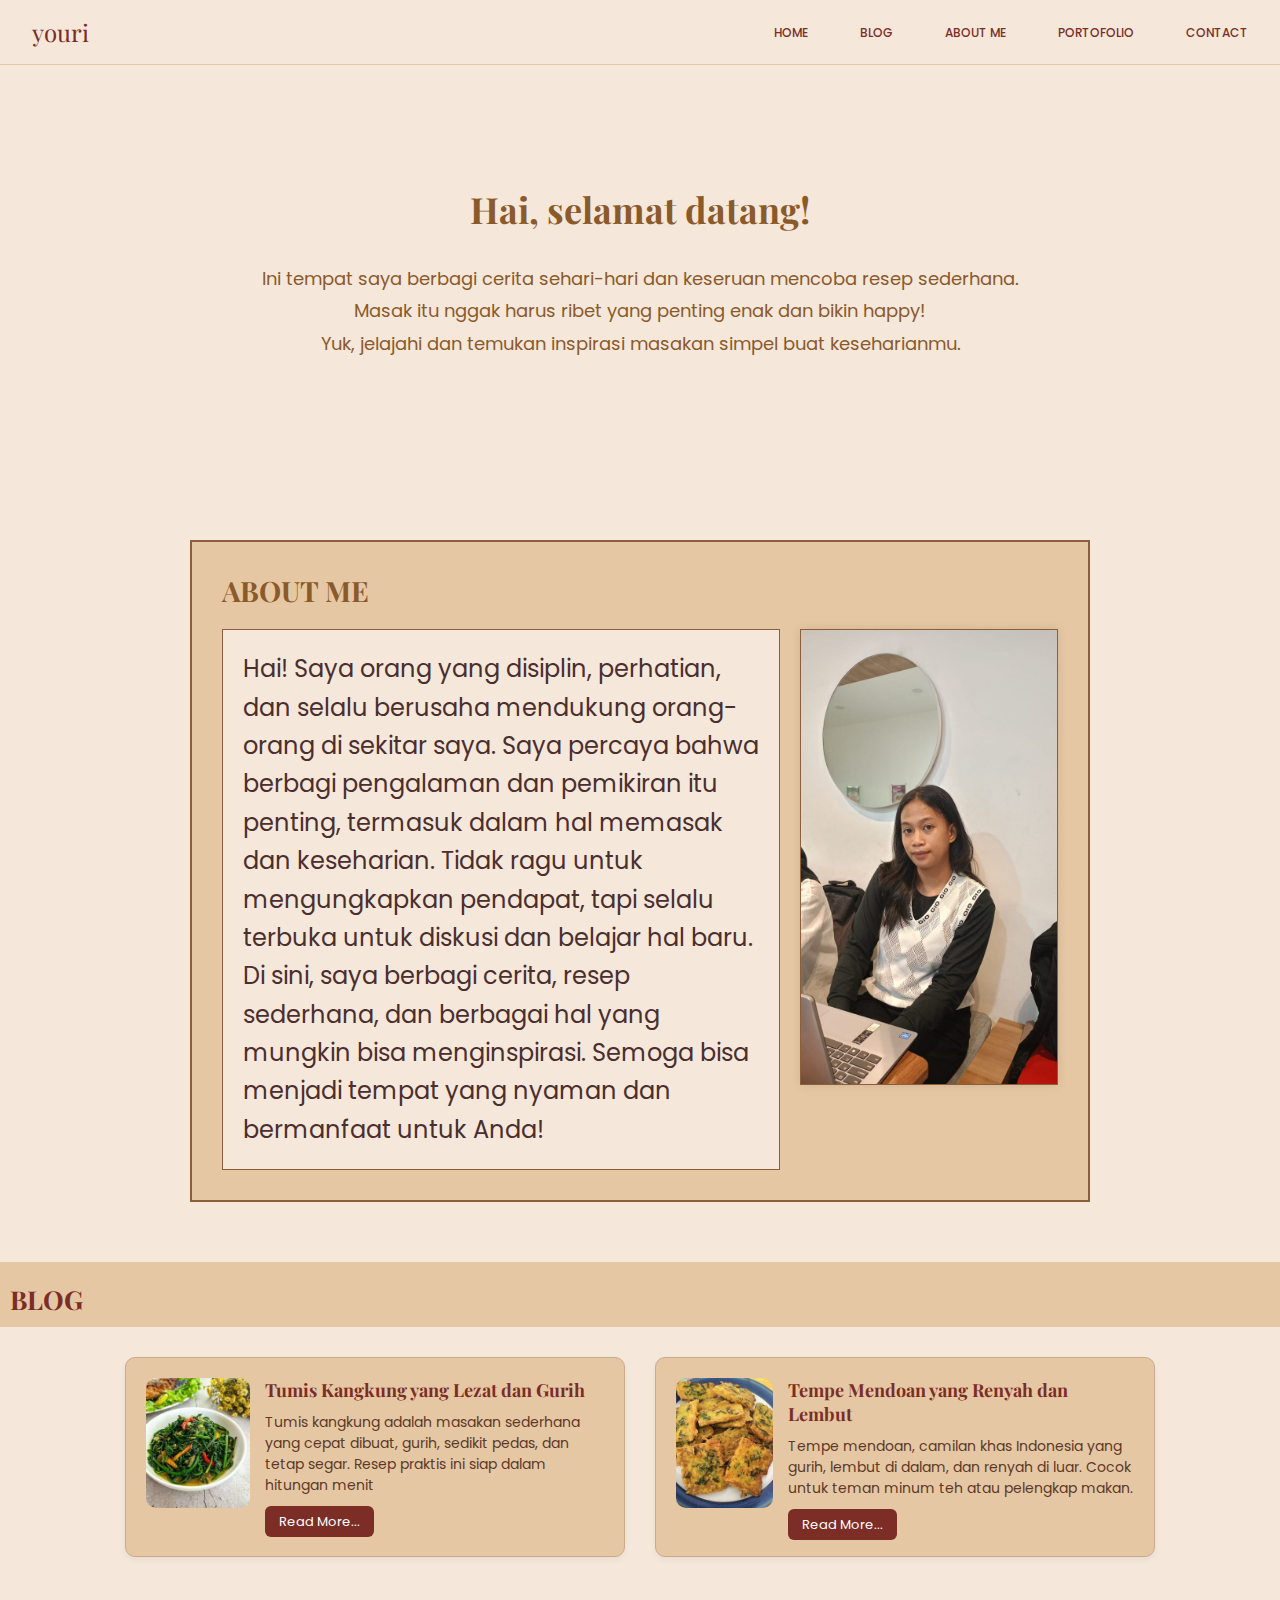
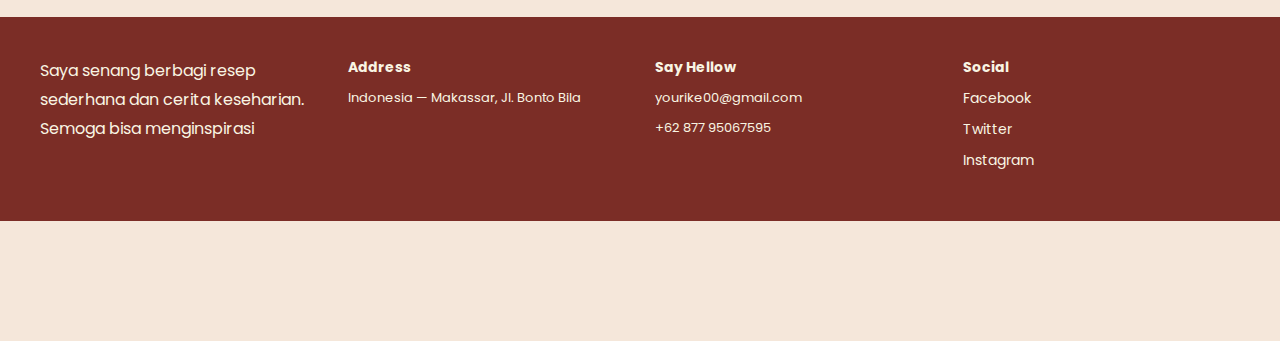
<file: index.html>
<!DOCTYPE html>
<html lang="id">
<head>
  <meta charset="UTF-8" />
  <meta name="viewport" content="width=device-width, initial-scale=1.0"/>
  <title>youri</title>
  <link rel="stylesheet" href="style.css" />
  <link href="https://fonts.googleapis.com/css2?family=Playfair+Display:wght@700&family=Poppins&display=swap" rel="stylesheet">
</head>
<body>
  <header>
    <div class="navbar">
      <div class="logo">youri</div>
      <nav>
        <ul>
          <li><a href="#">HOME</a></li>
          <li><a href="blog.html">BLOG</a></li>
          <li><a href="aboutme.html">ABOUT ME</a></li>
          <li><a href="Portofolio.html">PORTOFOLIO</a></li>
          <li><a href="contact.html">CONTACT</a></li>
        </ul>
      </nav>
    </div>

    <div class="hero center">
      <h1>Hai, selamat datang!</h1>
      <p>
        Ini tempat saya berbagi cerita sehari-hari dan keseruan mencoba resep sederhana. Masak itu nggak harus ribet yang penting enak dan bikin happy!<br>
        Yuk, jelajahi dan temukan inspirasi masakan simpel buat keseharianmu.
      </p>
    </div>

    <section>
  <div class="container">
    <div class="about-box">
      <h1>ABOUT ME</h1>
      <div class="about-content">
        <div class="text">
          <p>Hai! Saya orang yang disiplin, perhatian, dan selalu berusaha mendukung orang-orang di sekitar saya. Saya percaya bahwa berbagi pengalaman dan pemikiran itu penting, termasuk dalam hal memasak dan keseharian. Tidak ragu untuk mengungkapkan pendapat, tapi selalu terbuka untuk diskusi dan belajar hal baru.</p>
          <p>Di sini, saya berbagi cerita, resep sederhana, dan berbagai hal yang mungkin bisa menginspirasi. Semoga bisa menjadi tempat yang nyaman dan bermanfaat untuk Anda!</p>
        </div>
        <div class="photo">
          <img src="img/if.jpeg" alt="Foto Saya">
        </div>
      </div>
    </div>
  </div>
    </section>
    <section class="blog-section">
  <section class="blog-section">
  <section class="blog-section">
    <div class="blog-heading">
      <h2>BLOG</h2>
    </div>
    <div class="blog-container">
      <div class="blog-card">
        <img src="img/tumis.jpg" alt="Tumis Kangkung">
        <div class="blog-content">
          <h3>Tumis Kangkung yang Lezat dan Gurih</h3>
          <p>Tumis kangkung adalah masakan sederhana yang cepat dibuat, gurih, sedikit pedas, dan tetap segar. Resep praktis ini siap dalam hitungan menit</p>
          <a href="#" class="btn-read">Read More...</a>
        </div>
      </div>
      <div class="blog-card">
        <img src="img/tempe.jpg" alt="Tempe Mendoan">
        <div class="blog-content">
          <h3>Tempe Mendoan yang Renyah dan Lembut</h3>
          <p>Tempe mendoan, camilan khas Indonesia yang gurih, lembut di dalam, dan renyah di luar. Cocok untuk teman minum teh atau pelengkap makan.</p>
          <a href="#" class="btn-read">Read More...</a>
        </div>
      </div>
    </div>
  </section>
  <body>
  <div class="main-content">


  <footer style="background-color: #7B2D26; padding: 40px; color: #F9F5E3; display: flex; flex-wrap: wrap; gap: 30px; justify-content: space-between; font-family: 'Poppins', sans-serif;">
    <div style="flex: 1; min-width: 200px;">
      <p style="font-size: 16px; line-height: 1.8;">Saya senang berbagi resep sederhana dan cerita keseharian. Semoga bisa menginspirasi</p>
    </div>
    <div style="flex: 1; min-width: 150px;">
      <h4 style="font-size: 14px; margin-bottom: 10px;">Address</h4>
      <p style="font-size: 13px;">Indonesia — Makassar, Jl. Bonto Bila</p>
    </div>
    <div style="flex: 1; min-width: 150px;">
      <h4 style="font-size: 14px; margin-bottom: 10px;">Say Hellow</h4>
      <p style="font-size: 13px;">yourike00@gmail.com</p>
      <p style="font-size: 13px;">+62 877 95067595</p>
    </div>
    <div style="flex: 1; min-width: 150px;">
      <h4 style="font-size: 14px; margin-bottom: 10px;">Social</h4>
      <p><a href="https://facebook.com/" target="_blank" class="footer-link">Facebook</a></p>
      <p><a href="https://twitter.com/" target="_blank" class="footer-link">Twitter</a></p>
      <p><a href="https://instagram.com/" target="_blank" class="footer-link">Instagram</a></p>
    </div>
  </footer>
</body>
</file>
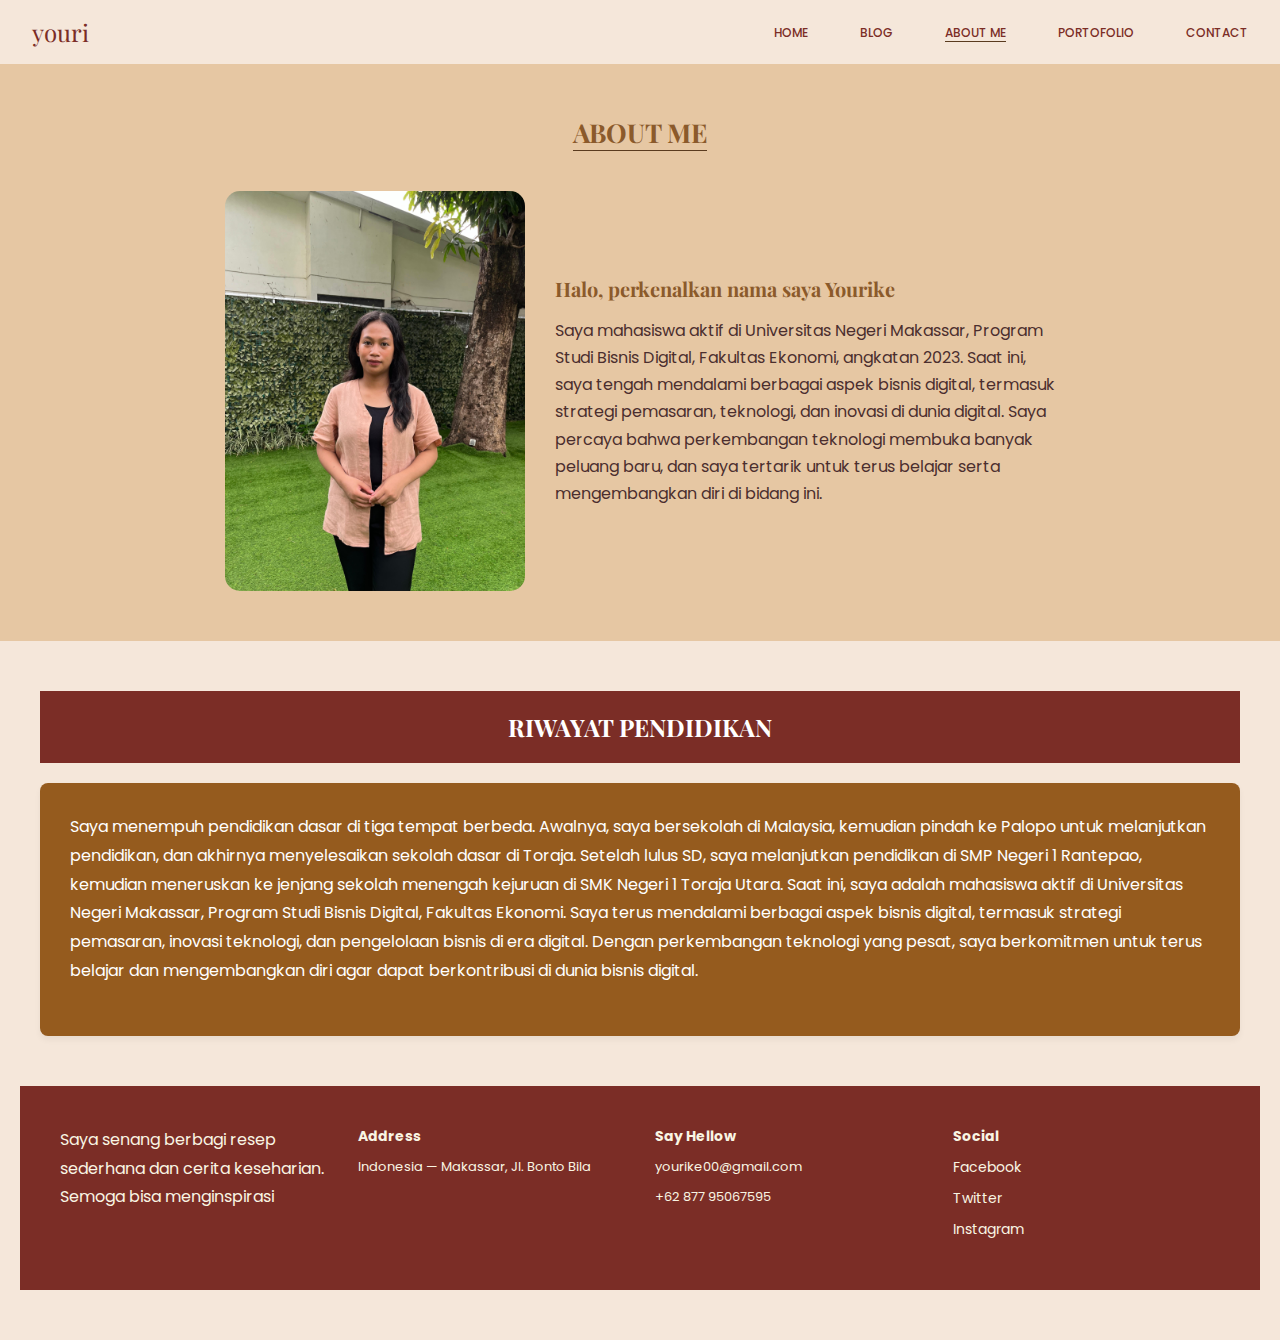
<file: aboutme.html>
<!DOCTYPE html>
<html lang="id">
<head>
  <meta charset="UTF-8" />
  <meta name="viewport" content="width=device-width, initial-scale=1.0"/>
  <title>youri</title>
  <link rel="stylesheet" href="style.css" />
  <link href="https://fonts.googleapis.com/css2?family=Playfair+Display:wght@700&family=Poppins&display=swap" rel="stylesheet">
</head>
<body>
  <header>
    <div class="navbar">
      <div class="logo">youri</div>
      <nav>
        <ul>
          <li><a href="index.html">HOME</a></li>
          <li><a href="blog.html">BLOG</a></li>
          <li><a href="aboutme.html" class="active" >ABOUT ME</a></li>
          <li><a href="Portofolio.html">PORTOFOLIO</a></li>
          <li><a href="contact.html">CONTACT</a></li>
        </ul>
      </nav>
    </div>
<section class="about-section">
    <h2>ABOUT ME</h2>
    <div class="about-container">
      <img src="img/AM2.jpg" alt="Foto Yourike">
      <div class="about-text">
        <h3>Halo, perkenalkan nama saya Yourike</h3>
        <p>
          Saya mahasiswa aktif di Universitas Negeri Makassar, Program Studi Bisnis Digital, Fakultas Ekonomi, angkatan 2023.
          Saat ini, saya tengah mendalami berbagai aspek bisnis digital, termasuk strategi pemasaran, teknologi, dan inovasi di dunia digital.
          Saya percaya bahwa perkembangan teknologi membuka banyak peluang baru, dan saya tertarik untuk terus belajar serta mengembangkan diri di bidang ini.
        </p>
      </div>
    </div>
  </section>
  <section class="education-section">
 <section class="education-section">
  <h2 class="section-title">RIWAYAT PENDIDIKAN</h2>
  <div class="education-box">
    <p>
      Saya menempuh pendidikan dasar di tiga tempat berbeda. Awalnya, saya bersekolah di Malaysia, kemudian pindah ke Palopo untuk melanjutkan pendidikan, dan akhirnya menyelesaikan sekolah dasar di Toraja.
      Setelah lulus SD, saya melanjutkan pendidikan di SMP Negeri 1 Rantepao, kemudian meneruskan ke jenjang sekolah menengah kejuruan di SMK Negeri 1 Toraja Utara. Saat ini, saya adalah mahasiswa aktif di Universitas Negeri Makassar, Program Studi Bisnis Digital, Fakultas Ekonomi. Saya terus mendalami berbagai aspek bisnis digital, termasuk strategi pemasaran, inovasi teknologi, dan pengelolaan bisnis di era digital. Dengan perkembangan teknologi yang pesat, saya berkomitmen untuk terus belajar dan mengembangkan diri agar dapat berkontribusi di dunia bisnis digital.
    </p>
  </div>
</section>

   <footer style="background-color: #7B2D26; padding: 40px; color: #F9F5E3; display: flex; flex-wrap: wrap; gap: 30px; justify-content: space-between; font-family: 'Poppins', sans-serif;">
    <div style="flex: 1; min-width: 200px;">
      <p style="font-size: 16px; line-height: 1.8;">Saya senang berbagi resep sederhana dan cerita keseharian. Semoga bisa menginspirasi</p>
    </div>
    <div style="flex: 1; min-width: 150px;">
      <h4 style="font-size: 14px; margin-bottom: 10px;">Address</h4>
      <p style="font-size: 13px;">Indonesia — Makassar, Jl. Bonto Bila</p>
    </div>
    <div style="flex: 1; min-width: 150px;">
      <h4 style="font-size: 14px; margin-bottom: 10px;">Say Hellow</h4>
      <p style="font-size: 13px;">yourike00@gmail.com</p>
      <p style="font-size: 13px;">+62 877 95067595</p>
    </div>
    <div style="flex: 1; min-width: 150px;">
      <h4 style="font-size: 14px; margin-bottom: 10px;">Social</h4>
      <p><a href="https://facebook.com/" target="_blank" class="footer-link">Facebook</a></p>
      <p><a href="https://twitter.com/" target="_blank" class="footer-link">Twitter</a></p>
      <p><a href="https://instagram.com/" target="_blank" class="footer-link">Instagram</a></p>
    </div>
  </footer>
</body>
</html>
</file>
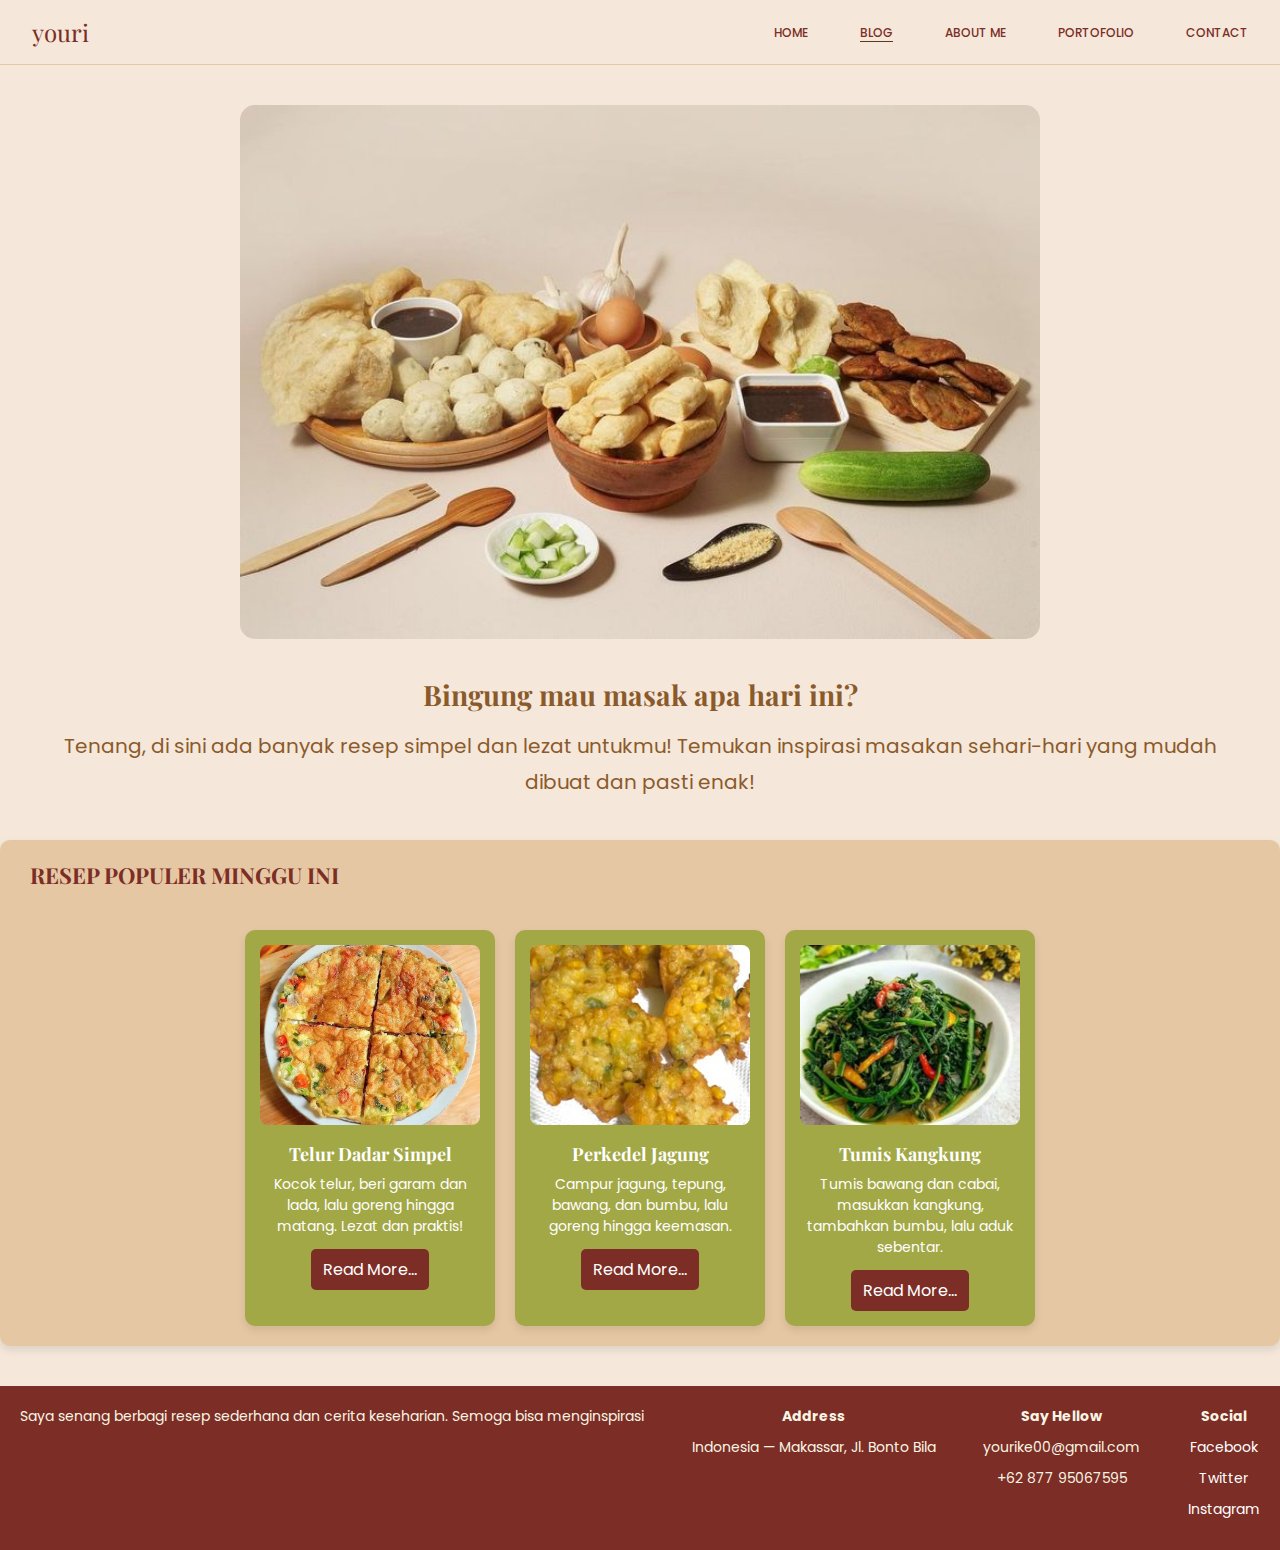
<file: blog.html>
<!DOCTYPE html>
<html lang="id">
<head>
  <meta charset="UTF-8" />
  <meta name="viewport" content="width=device-width, initial-scale=1.0"/>
  <title>youri</title>
  <link rel="stylesheet" href="style.css" />
  <link href="https://fonts.googleapis.com/css2?family=Playfair+Display:wght@700&family=Poppins&display=swap" rel="stylesheet">
</head>
<body>

  <!-- Navbar -->
  <header>
    <div class="navbar">
      <div class="logo">youri</div>
      <nav>
        <ul>
          <li><a href="index.html">HOME</a></li>
          <li><a href="blog.html" class="active">BLOG</a></li>
          <li><a href="aboutme.html">ABOUT ME</a></li>
          <li><a href="Portofolio.html">PORTOFOLIO</a></li>
          <li><a href="contact.html">CONTACT</a></li>
        </ul>
      </nav>
    </div>
  </header>

  <!-- Hero Blog -->
  <div class="hero-blog">
    <img src="img/R5.jpg" alt="Makanan">
    <h1>Bingung mau masak apa hari ini?</h1>
    <p>Tenang, di sini ada banyak resep simpel dan lezat untukmu! Temukan inspirasi masakan sehari-hari yang mudah dibuat dan pasti enak!</p>
  </div>

  <!-- Resep Populer Section -->
  <section class="resep-populer">
    <h2>RESEP POPULER MINGGU INI</h2>
    <div class="card-container">
      <div class="card">
        <img src="img/Telur dadar.jpg" alt="Telur Dadar Simpel">
        <h3>Telur Dadar Simpel</h3>
        <p>Kocok telur, beri garam dan lada, lalu goreng hingga matang. Lezat dan praktis!</p>
        <a href="tempemendoan.html" class="btn">Read More...</a>
      </div>
      <div class="card">
        <img src="img/perkedel.jpg" alt="Perkedel Jagung">
        <h3>Perkedel Jagung</h3>
        <p>Campur jagung, tepung, bawang, dan bumbu, lalu goreng hingga keemasan.</p>
        <a href="perkedel jagung.html" class="btn">Read More...</a>
      </div>

      <div class="card">
        <img src="img/tumis.jpg" alt="Tumis Kangkung">
        <h3>Tumis Kangkung</h3>
        <p>Tumis bawang dan cabai, masukkan kangkung, tambahkan bumbu, lalu aduk sebentar.</p>
        <a href="tumis kangkung.html" class="btn">Read More...</a>
      </div>
    </div>
  </section>

 <footer class="footer">
  <div class="footer-section">
    <p>Saya senang berbagi resep sederhana dan cerita keseharian. Semoga bisa menginspirasi</p>
  </div>
  <div class="footer-section">
    <h4>Address</h4>
    <p>Indonesia — Makassar, Jl. Bonto Bila</p>
  </div>
  <div class="footer-section">
    <h4>Say Hellow</h4>
    <p>yourike00@gmail.com</p>
    <p>+62 877 95067595</p>
  </div>
  <div class="footer-section">
    <h4>Social</h4>
    <p><a href="https://www.facebook.com/yourike.rike" target="_blank" class="footer-link">Facebook</a></p>
    <p><a href="https://x.com/yourike24?t=xJs4gwMykl2w9Zd6I7peMg&s=09" target="_blank" class="footer-link">Twitter</a></p>
    <p><a href="https://www.instagram.com/youri_ke?igsh=aG9ubXhwcGRlb2R0" target="_blank" class="footer-link">Instagram</a></p>
  </div>
</footer>
</file>
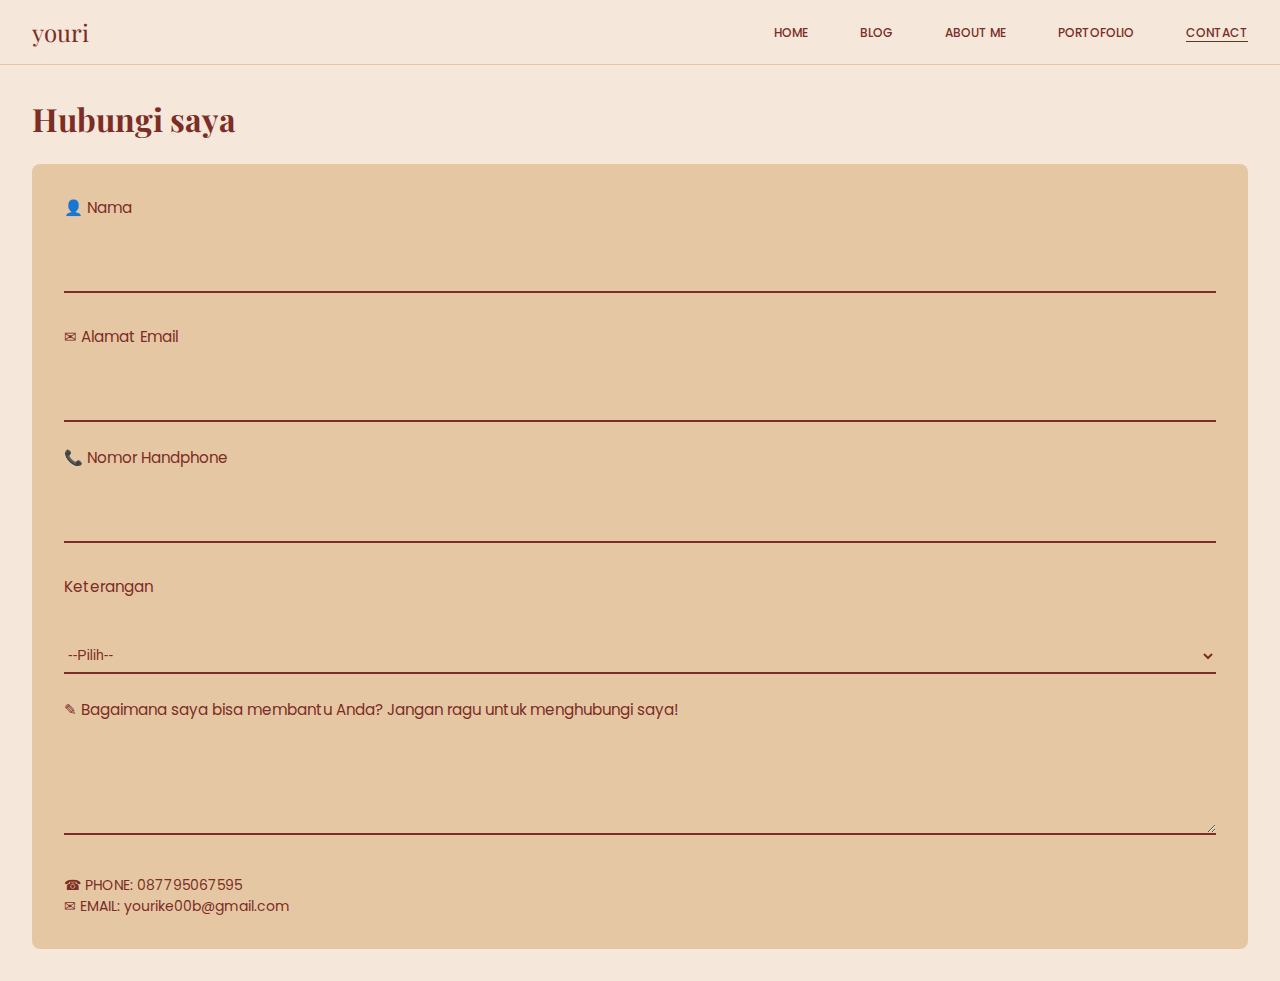
<file: contact.html>
<!DOCTYPE html>
<html lang="id">
<head>
  <meta charset="UTF-8" />
  <meta name="viewport" content="width=device-width, initial-scale=1.0"/>
  <title>youri</title>
  <link rel="stylesheet" href="style.css" />
  <link href="https://fonts.googleapis.com/css2?family=Playfair+Display:wght@700&family=Poppins&display=swap" rel="stylesheet">
</head>
<body>
  <header class="navbar">
    <div class="logo">youri</div>
    <nav>
      <ul>
        <li><a href="index.html">HOME</a></li>
        <li><a href="blog.html">BLOG</a></li>
        <li><a href="aboutme.html">ABOUT ME</a></li>
        <li><a href="Portofolio.html">PORTOFOLIO</a></li>
        <li><a href="contact.html" class="active" >CONTACT</a></li>
      </ul>
    </nav>
  </header>

  <main>
    <h1 class="title">Hubungi saya</h1>
    <section class="contact-form">
      <form>
        <div class="row">
          <label for="nama">&#128100; Nama</label>
          <input type="text" id="nama" name="nama" required />

          <label for="email">&#9993; Alamat Email</label>
          <input type="email" id="email" name="email" required />
        </div>

        <div class="row">
          <label for="phone">&#128222; Nomor Handphone</label>
          <input type="tel" id="phone" name="phone" required />

          <label for="info">Keterangan</label>
          <select id="info" name="info">
            <option value="">--Pilih--</option>
            <option value="kerjasama">Kerjasama</option>
            <option value="konsultasi">Konsultasi</option>
          </select>
        </div>

        <label for="pesan">&#9998; Bagaimana saya bisa membantu Anda? Jangan ragu untuk menghubungi saya!</label>
        <textarea id="pesan" name="pesan" rows="4"></textarea>

        <div class="contact-info">
          <p>&#9742; PHONE: 087795067595</p>
          <p>&#9993; EMAIL: yourike00b@gmail.com</p>
        </div>
      </form>
    </section>
  </main>
</body>
</html>
</file>
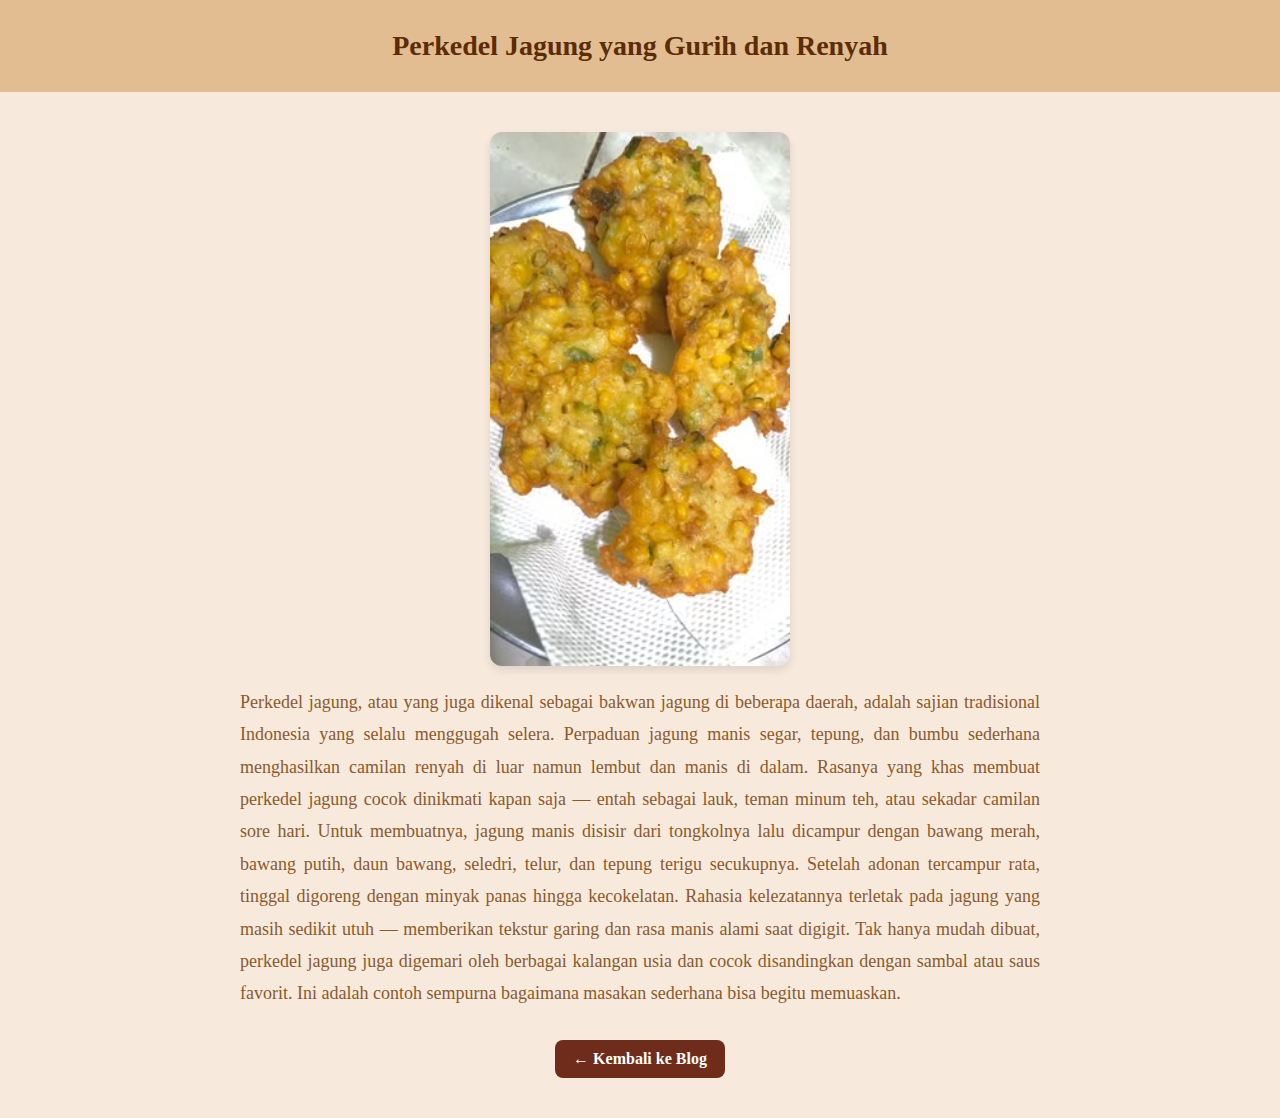
<file: perkedel jagung.html>
<!DOCTYPE html>
<html lang="id">
<head>
  <meta charset="UTF-8" />
  <meta name="viewport" content="width=device-width, initial-scale=1.0" />
  <title>Detail Resep - Tumis Kangkung</title>
  <style>
    body {
      font-family: 'Georgia', serif;
      background-color: #f7e9dc;
      color: #8B5A2B;
      margin: 0;
      padding: 0;
    }

    .header {
      background-color: #e2bd91;
      padding: 30px 20px;
      text-align: center;
    }

    .blog-title {
      font-size: 28px;
      margin: 0;
      color: #5c2c06;
    }

    .blog-detail {
      max-width: 800px;
      margin: 40px auto;
      padding: 0 20px;
    }

    .blog-image {
      width: 300px;
      display: block;
      margin: 0 auto 20px; /* agar gambar di tengah */
      border-radius: 12px;
      box-shadow: 0 4px 8px rgba(0,0,0,0.1);
}

    .blog-content p {
      font-size: 18px;
      line-height: 1.8;
      margin-bottom: 16px;
      text-align: justify;
    }

    .button-container {
      text-align: center;
      margin-top: 30px;
    }

    .back-button {
      display: inline-block;
      padding: 10px 18px;
      background-color: #6f2c1a;
      color: white;
      text-decoration: none;
      border-radius: 8px;
      font-weight: bold;
      transition: background-color 0.3s ease;
    }

    .back-button:hover {
      background-color: #8b3e26;
    }
  </style>
</head>
<body>
  <header class="header">
    <h1 class="blog-title">Perkedel Jagung yang Gurih dan Renyah</h1>
  </header>

  <main class="blog-detail">
    <img src="img/perkedel.jpg" alt="Tumis Kangkung" class="blog-image" />

    <article class="blog-content">
      <p>
        Perkedel jagung, atau yang juga dikenal sebagai bakwan jagung di beberapa daerah, adalah sajian tradisional Indonesia yang selalu menggugah selera. Perpaduan jagung manis segar, tepung, dan bumbu sederhana menghasilkan camilan renyah di luar namun lembut dan manis di dalam. Rasanya yang khas membuat perkedel jagung cocok dinikmati kapan saja — entah sebagai lauk, teman minum teh, atau sekadar camilan sore hari.

Untuk membuatnya, jagung manis disisir dari tongkolnya lalu dicampur dengan bawang merah, bawang putih, daun bawang, seledri, telur, dan tepung terigu secukupnya. Setelah adonan tercampur rata, tinggal digoreng dengan minyak panas hingga kecokelatan. Rahasia kelezatannya terletak pada jagung yang masih sedikit utuh — memberikan tekstur garing dan rasa manis alami saat digigit. Tak hanya mudah dibuat, perkedel jagung juga digemari oleh berbagai kalangan usia dan cocok disandingkan dengan sambal atau saus favorit. Ini adalah contoh sempurna bagaimana masakan sederhana bisa begitu memuaskan.
      </p>
    </article>

    <div class="button-container">
      <a href="blog.html" class="back-button">← Kembali ke Blog</a>
    </div>
  </main>
</body>
</html>
</file>
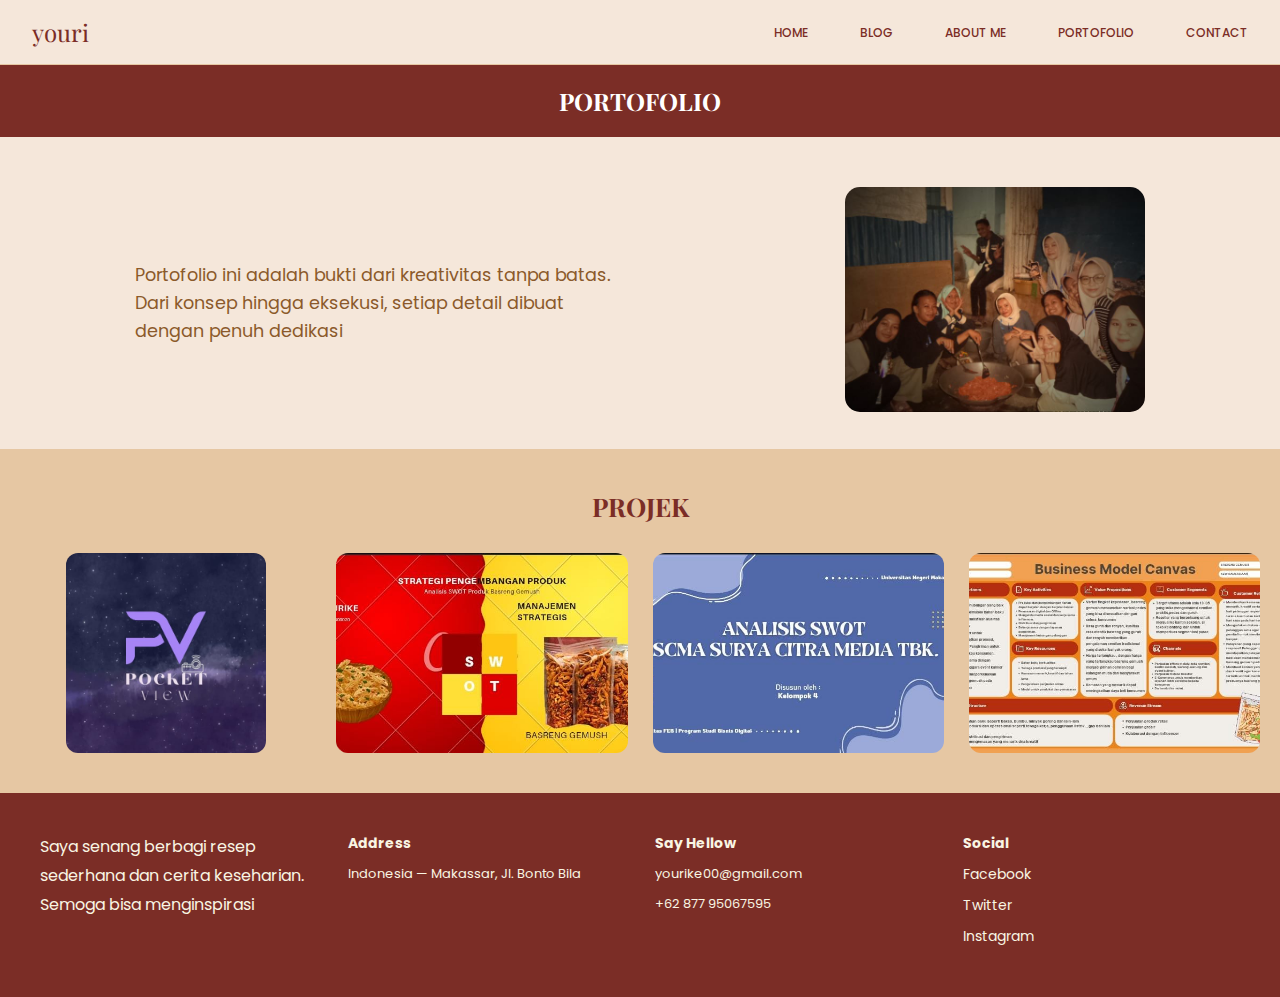
<file: Portofolio.html>
<!DOCTYPE html>
<html lang="id">
<head>
  <meta charset="UTF-8" />
  <meta name="viewport" content="width=device-width, initial-scale=1.0"/>
  <title>youri</title>
  <link rel="stylesheet" href="style.css" />
  <link href="https://fonts.googleapis.com/css2?family=Playfair+Display:wght@700&family=Poppins&display=swap" rel="stylesheet">
</head>
<body>
  <header>
    <header class="navbar">
    <div class="logo">youri</div>
    <nav>
      <ul>
        <li><a href="index.html">HOME</a></li>
        <li><a href="blog.html">BLOG</a></li>
        <li><a href="aboutme.html">ABOUT ME</a></li>
        <li><a href="Portofolio.html">PORTOFOLIO</a></li>
        <li><a href="contact.html">CONTACT</a></li>
      </ul>
    </nav>
  </header>

   <section class="section-title">PORTOFOLIO</section>

  <section class="intro-box">
    <div class="intro-text">
      <p>Portofolio ini adalah bukti dari kreativitas tanpa batas. Dari konsep hingga eksekusi, setiap detail dibuat dengan penuh dedikasi</p>
    </div>
    <div class="intro-image">
      <img src="img/Portofolio.jpg" alt="Foto Portofolio" />
    </div>
  </section>

  <section class="project-section">
    <h2 class="project-title">PROJEK</h2>
    <div class="project-gallery">
      <a href="https://link-projek1.com" target="_blank">
        <img src="img/pocketview.jpg" alt="Projek 1">
      </a>
      <a href="https://link-projek2.com" target="_blank">
        <img src="img/bmc.jpg" alt="Projek 2">
      </a>
      <a href="https://link-projek3.com" target="_blank">
        <img src="img/swot.jpg" alt="Projek 3">
      </a>
      <a href="https://link-projek4.com" target="_blank">
        <img src="img/basreng.jpg" alt="Projek 4">
      </a>
    </div>
  </section>

  <footer style="background-color: #7B2D26; padding: 40px; color: #F9F5E3; display: flex; flex-wrap: wrap; gap: 30px; justify-content: space-between; font-family: 'Poppins', sans-serif;">
    <div style="flex: 1; min-width: 200px;">
      <p style="font-size: 16px; line-height: 1.8;">Saya senang berbagi resep sederhana dan cerita keseharian. Semoga bisa menginspirasi</p>
    </div>
    <div style="flex: 1; min-width: 150px;">
      <h4 style="font-size: 14px; margin-bottom: 10px;">Address</h4>
      <p style="font-size: 13px;">Indonesia — Makassar, Jl. Bonto Bila</p>
    </div>
    <div style="flex: 1; min-width: 150px;">
      <h4 style="font-size: 14px; margin-bottom: 10px;">Say Hellow</h4>
      <p style="font-size: 13px;">yourike00@gmail.com</p>
      <p style="font-size: 13px;">+62 877 95067595</p>
    </div>
    <div style="flex: 1; min-width: 150px;">
      <h4 style="font-size: 14px; margin-bottom: 10px;">Social</h4>
      <p><a href="https://facebook.com/" target="_blank" class="footer-link">Facebook</a></p>
      <p><a href="https://twitter.com/" target="_blank" class="footer-link">Twitter</a></p>
      <p><a href="https://instagram.com/" target="_blank" class="footer-link">Instagram</a></p>
    </div>
  </footer>
</body>
</html>
</file>
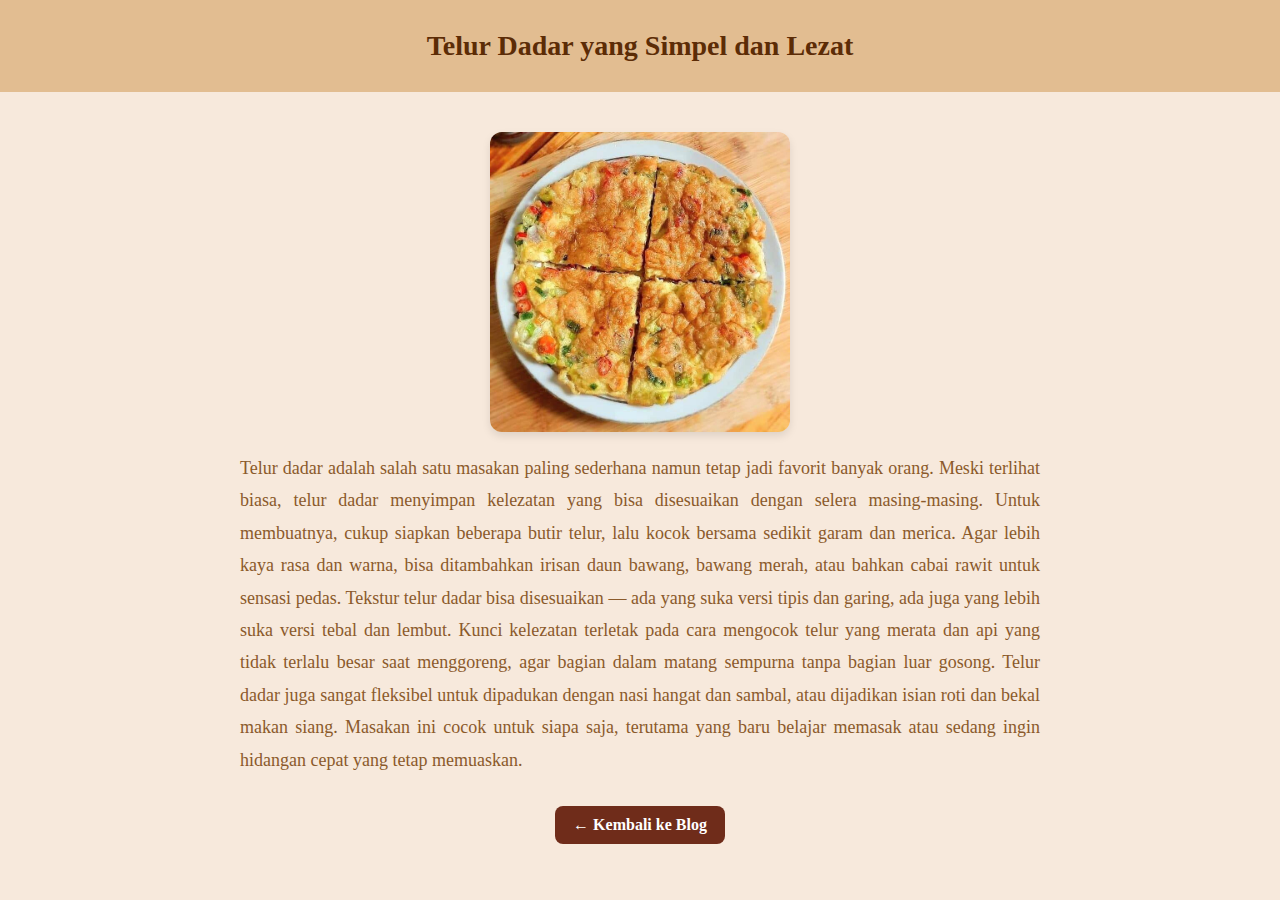
<file: telur.html>
<!DOCTYPE html>
<html lang="id">
<head>
  <meta charset="UTF-8" />
  <meta name="viewport" content="width=device-width, initial-scale=1.0" />
  <title>Detail Resep - Tumis Kangkung</title>
  <style>
    body {
      font-family: 'Georgia', serif;
      background-color: #f7e9dc;
      color: #8B5A2B;
      margin: 0;
      padding: 0;
    }

    .header {
      background-color: #e2bd91;
      padding: 30px 20px;
      text-align: center;
    }

    .blog-title {
      font-size: 28px;
      margin: 0;
      color: #5c2c06;
    }

    .blog-detail {
      max-width: 800px;
      margin: 40px auto;
      padding: 0 20px;
    }

    .blog-image {
      width: 300px;
      display: block;
      margin: 0 auto 20px; /* agar gambar di tengah */
      border-radius: 12px;
      box-shadow: 0 4px 8px rgba(0,0,0,0.1);
}

    .blog-content p {
      font-size: 18px;
      line-height: 1.8;
      margin-bottom: 16px;
      text-align: justify;
    }

    .button-container {
      text-align: center;
      margin-top: 30px;
    }

    .back-button {
      display: inline-block;
      padding: 10px 18px;
      background-color: #6f2c1a;
      color: white;
      text-decoration: none;
      border-radius: 8px;
      font-weight: bold;
      transition: background-color 0.3s ease;
    }

    .back-button:hover {
      background-color: #8b3e26;
    }
  </style>
</head>
<body>
  <header class="header">
    <h1 class="blog-title">Telur Dadar yang Simpel dan Lezat</h1>
  </header>

  <main class="blog-detail">
    <img src="img/Telur dadar.jpg" alt="Tumis Kangkung" class="blog-image" />

    <article class="blog-content">
      <p>
        Telur dadar adalah salah satu masakan paling sederhana namun tetap jadi favorit banyak orang. Meski terlihat biasa, telur dadar menyimpan kelezatan yang bisa disesuaikan dengan selera masing-masing. Untuk membuatnya, cukup siapkan beberapa butir telur, lalu kocok bersama sedikit garam dan merica. Agar lebih kaya rasa dan warna, bisa ditambahkan irisan daun bawang, bawang merah, atau bahkan cabai rawit untuk sensasi pedas.

Tekstur telur dadar bisa disesuaikan — ada yang suka versi tipis dan garing, ada juga yang lebih suka versi tebal dan lembut. Kunci kelezatan terletak pada cara mengocok telur yang merata dan api yang tidak terlalu besar saat menggoreng, agar bagian dalam matang sempurna tanpa bagian luar gosong. Telur dadar juga sangat fleksibel untuk dipadukan dengan nasi hangat dan sambal, atau dijadikan isian roti dan bekal makan siang. Masakan ini cocok untuk siapa saja, terutama yang baru belajar memasak atau sedang ingin hidangan cepat yang tetap memuaskan.

      </p>
    </article>

    <div class="button-container">
      <a href="blog.html" class="back-button">← Kembali ke Blog</a>
    </div>
  </main>
</body>
</html>
</file>
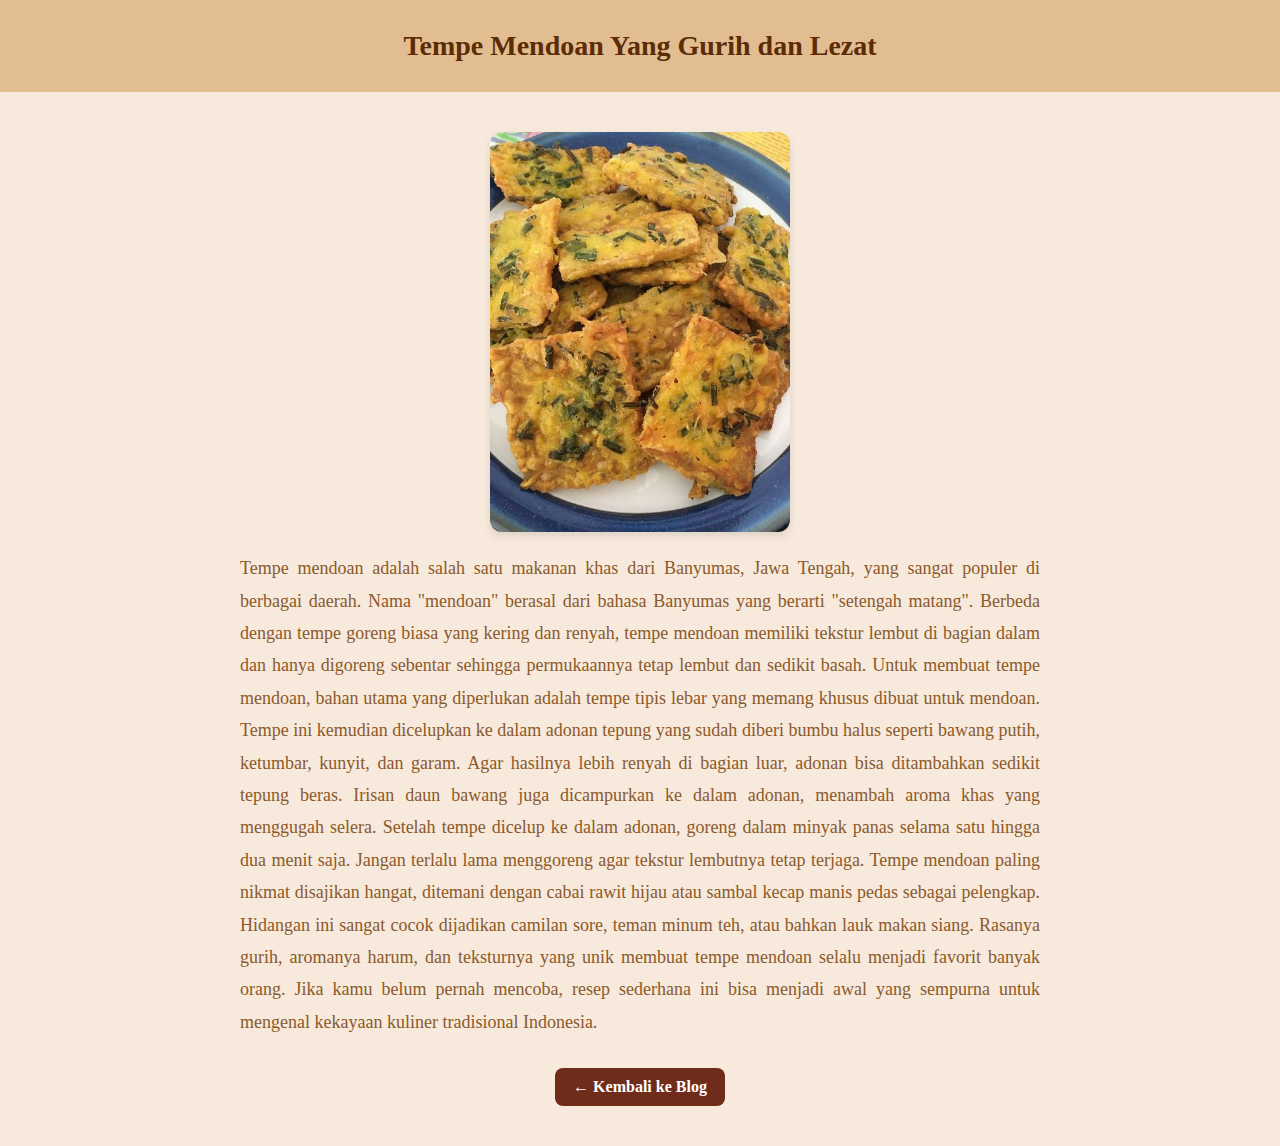
<file: tempemendoan.html>
<!DOCTYPE html>
<html lang="id">
<head>
  <meta charset="UTF-8" />
  <meta name="viewport" content="width=device-width, initial-scale=1.0" />
  <title>Detail Resep - Tumis Kangkung</title>
  <style>
    body {
      font-family: 'Georgia', serif;
      background-color: #f7e9dc;
      color: #8B5A2B;
      margin: 0;
      padding: 0;
    }

    .header {
      background-color: #e2bd91;
      padding: 30px 20px;
      text-align: center;
    }

    .blog-title {
      font-size: 28px;
      margin: 0;
      color: #5c2c06;
    }

    .blog-detail {
      max-width: 800px;
      margin: 40px auto;
      padding: 0 20px;
    }

    .blog-image {
      width: 300px;
      display: block;
      margin: 0 auto 20px; /* agar gambar di tengah */
      border-radius: 12px;
      box-shadow: 0 4px 8px rgba(0,0,0,0.1);
}

    .blog-content p {
      font-size: 18px;
      line-height: 1.8;
      margin-bottom: 16px;
      text-align: justify;
    }

    .button-container {
      text-align: center;
      margin-top: 30px;
    }

    .back-button {
      display: inline-block;
      padding: 10px 18px;
      background-color: #6f2c1a;
      color: white;
      text-decoration: none;
      border-radius: 8px;
      font-weight: bold;
      transition: background-color 0.3s ease;
    }

    .back-button:hover {
      background-color: #8b3e26;
    }
  </style>
</head>
<body>
  <header class="header">
    <h1 class="blog-title">Tempe Mendoan Yang Gurih dan Lezat</h1>
  </header>

  <main class="blog-detail">
    <img src="img/tempe.jpg" alt="Tumis Kangkung" class="blog-image" />

    <article class="blog-content">
      <p>
        Tempe mendoan adalah salah satu makanan khas dari Banyumas, Jawa Tengah, yang sangat populer di berbagai daerah. Nama "mendoan" berasal dari bahasa Banyumas yang berarti "setengah matang". Berbeda dengan tempe goreng biasa yang kering dan renyah, tempe mendoan memiliki tekstur lembut di bagian dalam dan hanya digoreng sebentar sehingga permukaannya tetap lembut dan sedikit basah.

Untuk membuat tempe mendoan, bahan utama yang diperlukan adalah tempe tipis lebar yang memang khusus dibuat untuk mendoan. Tempe ini kemudian dicelupkan ke dalam adonan tepung yang sudah diberi bumbu halus seperti bawang putih, ketumbar, kunyit, dan garam. Agar hasilnya lebih renyah di bagian luar, adonan bisa ditambahkan sedikit tepung beras. Irisan daun bawang juga dicampurkan ke dalam adonan, menambah aroma khas yang menggugah selera.

Setelah tempe dicelup ke dalam adonan, goreng dalam minyak panas selama satu hingga dua menit saja. Jangan terlalu lama menggoreng agar tekstur lembutnya tetap terjaga. Tempe mendoan paling nikmat disajikan hangat, ditemani dengan cabai rawit hijau atau sambal kecap manis pedas sebagai pelengkap.
Hidangan ini sangat cocok dijadikan camilan sore, teman minum teh, atau bahkan lauk makan siang. Rasanya gurih, aromanya harum, dan teksturnya yang unik membuat tempe mendoan selalu menjadi favorit banyak orang. Jika kamu belum pernah mencoba, resep sederhana ini bisa menjadi awal yang sempurna untuk mengenal kekayaan kuliner tradisional Indonesia.

      </p>
    </article>

    <div class="button-container">
      <a href="blog.html" class="back-button">← Kembali ke Blog</a>
    </div>
  </main>
</body>
</html>
</file>
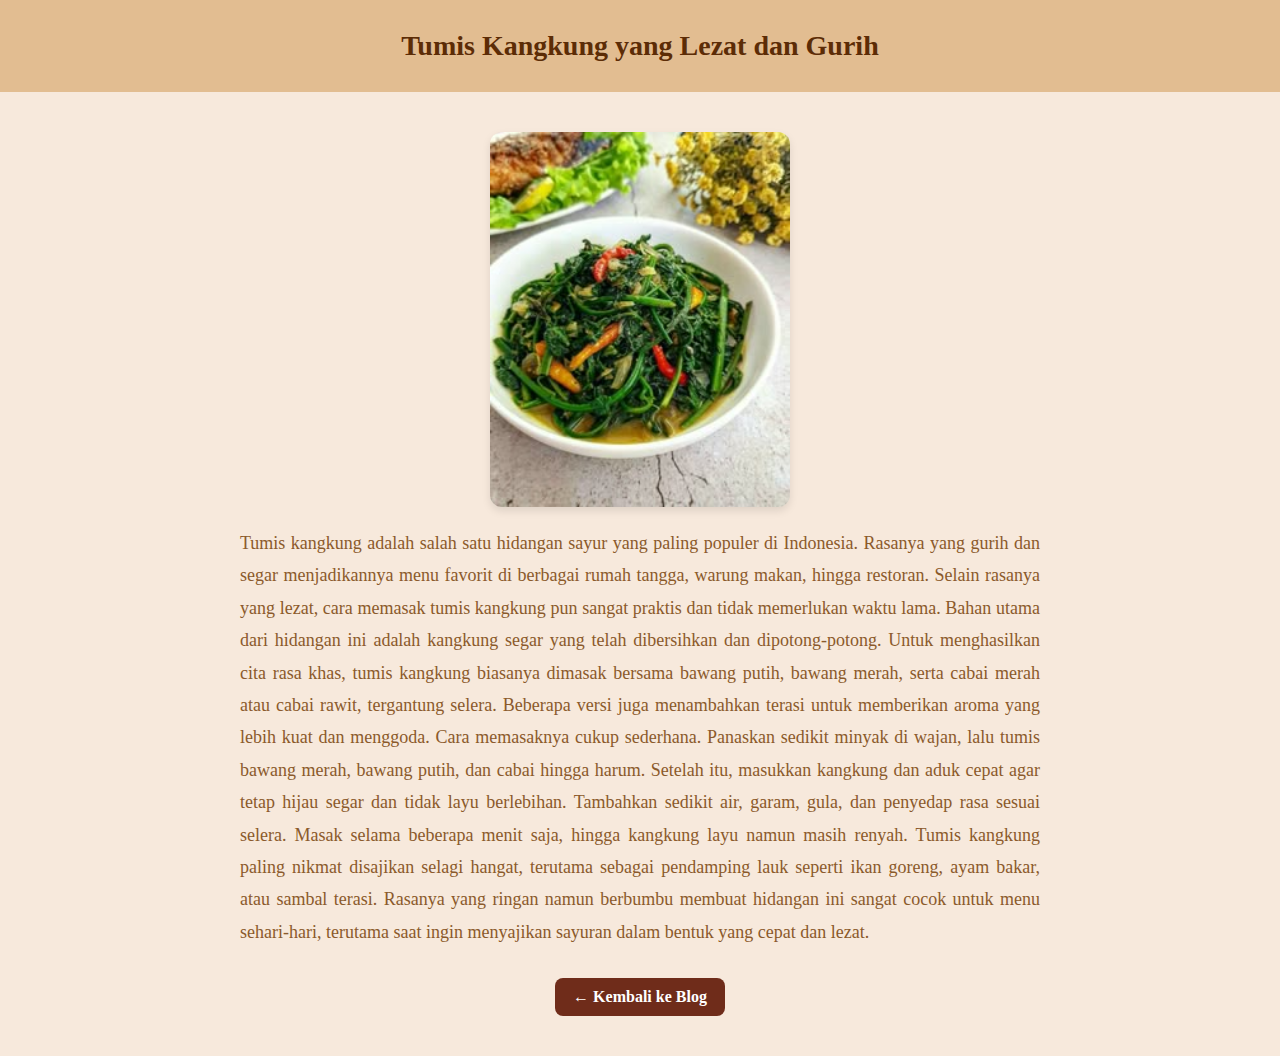
<file: tumis kangkung.html>
<!DOCTYPE html>
<html lang="id">
<head>
  <meta charset="UTF-8" />
  <meta name="viewport" content="width=device-width, initial-scale=1.0" />
  <title>Detail Resep - Tumis Kangkung</title>
  <style>
    body {
      font-family: 'Georgia', serif;
      background-color: #f7e9dc;
      color: #8B5A2B;
      margin: 0;
      padding: 0;
    }

    .header {
      background-color: #e2bd91;
      padding: 30px 20px;
      text-align: center;
    }

    .blog-title {
      font-size: 28px;
      margin: 0;
      color: #5c2c06;
    }

    .blog-detail {
      max-width: 800px;
      margin: 40px auto;
      padding: 0 20px;
    }

    .blog-image {
      width: 300px;
      display: block;
      margin: 0 auto 20px; /* agar gambar di tengah */
      border-radius: 12px;
      box-shadow: 0 4px 8px rgba(0,0,0,0.1);
}

    .blog-content p {
      font-size: 18px;
      line-height: 1.8;
      margin-bottom: 16px;
      text-align: justify;
    }

    .button-container {
      text-align: center;
      margin-top: 30px;
    }

    .back-button {
      display: inline-block;
      padding: 10px 18px;
      background-color: #6f2c1a;
      color: white;
      text-decoration: none;
      border-radius: 8px;
      font-weight: bold;
      transition: background-color 0.3s ease;
    }

    .back-button:hover {
      background-color: #8b3e26;
    }
  </style>
</head>
<body>
  <header class="header">
    <h1 class="blog-title">Tumis Kangkung yang Lezat dan Gurih</h1>
  </header>

  <main class="blog-detail">
    <img src="img/tumis.jpg" alt="Tumis Kangkung" class="blog-image" />

    <article class="blog-content">
      <p>

Tumis kangkung adalah salah satu hidangan sayur yang paling populer di Indonesia. Rasanya yang gurih dan segar menjadikannya menu favorit di berbagai rumah tangga, warung makan, hingga restoran. Selain rasanya yang lezat, cara memasak tumis kangkung pun sangat praktis dan tidak memerlukan waktu lama.

Bahan utama dari hidangan ini adalah kangkung segar yang telah dibersihkan dan dipotong-potong. Untuk menghasilkan cita rasa khas, tumis kangkung biasanya dimasak bersama bawang putih, bawang merah, serta cabai merah atau cabai rawit, tergantung selera. Beberapa versi juga menambahkan terasi untuk memberikan aroma yang lebih kuat dan menggoda.

Cara memasaknya cukup sederhana. Panaskan sedikit minyak di wajan, lalu tumis bawang merah, bawang putih, dan cabai hingga harum. Setelah itu, masukkan kangkung dan aduk cepat agar tetap hijau segar dan tidak layu berlebihan. Tambahkan sedikit air, garam, gula, dan penyedap rasa sesuai selera. Masak selama beberapa menit saja, hingga kangkung layu namun masih renyah.

Tumis kangkung paling nikmat disajikan selagi hangat, terutama sebagai pendamping lauk seperti ikan goreng, ayam bakar, atau sambal terasi. Rasanya yang ringan namun berbumbu membuat hidangan ini sangat cocok untuk menu sehari-hari, terutama saat ingin menyajikan sayuran dalam bentuk yang cepat dan lezat.
      </p>
    </article>

    <div class="button-container">
      <a href="index.html" class="back-button">← Kembali ke Blog</a>
    </div>
  </main>
</body>
</html>
</file>
<file: style.css>
* {
  margin: 0;
  padding: 0;
  box-sizing: border-box;
}
body {
  display: flex;
  flex-direction: column;
  min-height: 100vh;
  margin: 0;
}

.main-content {
  flex: 1;
}

body {
  font-family: 'Poppins', sans-serif;
  background-color: #F5E7DA; 
  color: #8B5A2B; 
}
body {
  display: flex;
  flex-direction: column;
  min-height: 100vh;
  margin: 0;
  padding: 0;
  font-family: 'Poppins', sans-serif;
  background-color: #F5E7DA;
  color: #8B5A2B;
}

.navbar {
  display: flex;
  justify-content: space-between;
  align-items: center;
  padding: 25px 40px;
  background-color: #F5E7DA; 
}

.logo {
  font-family: 'Playfair Display', serif;
  font-size: 16px;
  color: #7B2D26; 
}

nav ul {
  list-style: none;
  display: flex;
  gap: 25px;
}

nav a {
  text-decoration: none;
  font-size: 12px;
  color: #7B2D26; 
  font-weight: 500;
}

/* Hero section */
.hero {
  max-width: 800px;
  margin: 80px auto;
  padding: 0 20px;
  text-align: center;
}

.hero h1 {
  font-family: 'Playfair Display', serif;
  font-size: 28px;
  margin-bottom: 30px;
  color: #8B5A2B; 
}

.hero p {
  font-size: 20px;
  line-height: 1.8;
  color: #8B5A2B;
  font-weight: 400;
}

section {
  font-family: 'Poppins', sans-serif;
  background-color:#F5E7DA;
  color: #4b2e2e;
  padding: 40px 0;
}

.container {
  display: flex;
  justify-content: center;
}

.about-box {
  background-color: #E6C7A3;
  border: 2px solid #8b5e3c;
  padding: 30px;
  max-width: 900px;
  width: 100%;
}

.about-box h1 {
  font-size: 28px;
  font-weight: bold;
  margin-bottom: 20px;
  color: #8B5A2B;
}

.about-content {
  display: flex;
  gap: 20px;
  flex-wrap: wrap;
}

.text {
  flex: 2;
  background-color: #F5E7DA;
  border: 1px solid #8b5e3c;
  padding: 20px;
  font-size: 24px;
  line-height: 1.6;
}

.photo {
  flex: 1;
  display: flex;
  justify-content: center;
  align-items: flex-start;
}

.photo img {
  max-width: 100%;
  border: 1px solid #8b5e3c;
  box-shadow: 0 0 10px rgba(0,0,0,0.1);
}
.container {
  display: flex;
  flex-wrap: wrap;
  gap: 20px;
  padding: 0;
}

body {
  margin: 0;
  font-family: 'Poppins', sans-serif;
  background-color: #F5E7DA;
}

.blog-section {
  padding: 0 0 60px 0;
}

.blog-heading {
  background-color: #E6C7A3;
  padding: 20px 0 10px 0;
}

.blog-heading h2 {
  font-family: 'Playfair Display', serif;
  color: #7B2D26;
  font-size: 26px;
  margin: 0;
  padding-left: 10px;
}

.blog-container {
  display: flex;
  gap: 30px;
  flex-wrap: wrap;
  justify-content: center;
  margin-top: 30px;
}

.blog-card {
  display: flex;
  background-color: #E6C7A3;
  border: 1px solid #C9AA8C;
  border-radius: 10px;
  width: 500px;
  padding: 20px;
  gap: 15px;
  align-items: flex-start;
  box-shadow: 0 3px 6px rgba(0,0,0,0.05);
}

.blog-card img {
  width: 130px;
  height: 130px;
  object-fit: cover;
  border-radius: 10px;
}

.blog-content h3 {
  margin-top: 0;
  margin-bottom: 10px;
  font-size: 18px;
  font-family: 'Playfair Display', serif;
  color: #7B2D26;
}

.blog-content p {
  font-size: 14px;
  color: #5c3928;
  margin-bottom: 12px;
}

.btn-read {
  background-color: #7B2D26;
  color: #fff;
  padding: 6px 14px;
  text-decoration: none;
  font-size: 13px;
  border-radius: 6px;
}
.hero-blog {
  text-align: center;
  padding: 40px;
  background-color: #F5E7DA;
}

.hero-blog img {
  width: 80%;
  max-width: 800px;
  border-radius: 15px;
  margin-bottom: 30px;
}

.hero-blog h1 {
  font-family: 'Playfair Display', serif;
  font-size: 28px;
  margin-bottom: 15px;
  color: #8B5A2B;
}

.hero-blog p {
  font-family: 'Poppins', sans-serif;
  font-size: 20px;
  color: #8B5A2B;
  line-height: 1.8;
}

footer {
  background-color: #7B2D26;
  color: #F9F5E3;
  display: flex;
  flex-wrap: wrap;
  gap: 30px;
  padding: 40px;
  justify-content: space-between;
  width: 100%;
  margin: 0;
}

footer h4, footer p, footer a {
  color: #F9F5E3;
  text-decoration: none;
  margin: 0 0 10px;
  font-size: 14px;
}

footer a:hover {
  text-decoration: underline;
}

.footer-left {
  flex: 1;
  max-width: 250px;
}

.footer-center {
  flex: 1;
  max-width: 250px;
}

.footer-right {
  flex: 1;
  max-width: 250px;
}
footer {
  background-color: #7B2D26;
  color: #F9F5E3;
  display: flex;
  flex-wrap: wrap;
  gap: 30px;
  padding: 40px;
  justify-content: space-between;
  width: 100%;
  margin: 0;
}

.body {
  font-family: 'Poppins', sans-serif;
  background-color: #F5E7DA;
  margin: 0;
  padding: 0;
}

h1, h2, h3 {
  font-family: 'Playfair Display', serif;
  color: #8B5A2B;
}

.container {
  padding: 20px;
  max-width: 1200px;
  margin: auto;
}

.hero {
  text-align: center;
  padding: 40px 20px;
  background-color: #F5E7DA;
}

.hero h1 {
  font-size: 36px;
  color: #8B5A2B;
}

.hero p {
  font-size: 18px;
  color: #8B5A2B;
}

.resep-populer {
  background-color: #E6C7A3;
  padding: 20px 30px;
  border-radius: 10px;
  box-shadow: 0 4px 8px rgba(0, 0, 0, 0.1);
  margin-bottom: 40px;
}

.resep-populer h2 {
  color: #7B2D26;
  font-family: 'Playfair Display', serif;
  font-size: 22px;
  margin-bottom: 20px;
  padding-bottom: 10px;
}


.card-container {
  display: flex;
  gap: 30px;
  flex-wrap: wrap;
  justify-content: center;
  margin-top: 30px;
}
}

.card {
  background-color: #A3A847;
  border-radius: 12px;
  width: 260px;
  overflow: hidden;
  box-shadow: 0 4px 8px rgba(0,0,0,0.15);
  display: flex;
  flex-direction: column;
}

.card img {
  width: 100%;
  height: 180px;
  object-fit: cover;
}

.card-content {
  padding: 16px;
  color: #F5E7DA;
  text-align: center;
}

.card-content h3 {
  font-family: 'Poppins', sans-serif;
  font-size: 20px;
  margin-bottom: 10px;
}

.card-content p {
  font-size: 14px;
  margin-bottom: 16px;
}

.card-content a {
  background-color: #7B2D26;
  color: #F5E7DA;
  padding: 10px 16px;
  text-decoration: none;
  border-radius: 8px;
  display: inline-block;
}
.card-content a:hover {
  background-color: #8B5A2B;
  
}
.card-container {
  display: flex;
  gap: 20px;
  justify-content: center;
  flex-wrap: wrap;
}

.card {
  background-color: #a3a847;
  border-radius: 10px;
  padding: 15px;
  width: 250px;
  box-shadow: 0 4px 8px rgba(0,0,0,0.1);
  text-align: center;
}

.card img {
  width: 100%;
  border-radius: 8px;
  margin-bottom: 10px;
}

.card h3 {
  font-size: 18px;
  color: #fff;
  margin-bottom: 8px;
}

.card p {
  color: #fff;
  font-size: 14px;
  margin-bottom: 12px;
}

.btn {
  display: inline-block;
  background-color: #7b2d26;
  color: #fff;
  padding: 8px 12px;
  border-radius: 5px;
  text-decoration: none;
  font-size: 16px;
}

.btn:hover {
  background-color: #7b2d26;
}

''' ABOUT ME '''
body {
  margin: 0;
  font-family: 'Georgia', serif;
  background-color: #F5E7DA;
  color: #5a3b1f;
}

.navbar {
  display: flex;
  justify-content: space-between;
  align-items: center;
  padding: 15px 30px;
  background-color: #F5E7DA;
  font-size: 14px;
}

.logo {
  font-size: 12px;
}

nav a {
  margin-left: 20px;
  text-decoration: none;
  color: #5a3b1f;
  font-weight: 500;
}

nav a.active {
  border-bottom: 1px solid #5a3b1f;
}

.about-section {
  background-color: #E6C7A3;
  padding: 50px 20px;
  text-align: center;
}

.about-section h2 {
  font-size: 26px;
  font-weight: bold;
  border-bottom: 1px solid #5a3b1f;
  display: inline-block;
  margin-bottom: 40px;
}

.about-container {
  max-width: 1000px;
  margin: 0 auto;
  display: flex;
  gap: 30px;
  align-items: center;
  justify-content: center;
  flex-wrap: wrap;
}

.about-container img {
  width: 300px;
  border-radius: 15px;
}

.about-text {
  max-width: 500px;
  text-align: left;
}

.about-text h3 {
  font-size: 20px;
  font-weight: bold;
  margin-bottom: 15px;
}

.about-text p {
  line-height: 1.7;
  font-size: 16px;
}
.education-section {
  margin: 50px auto;
  padding: 0 20px;
}

.section-title {
  color: #6c4a2f;
  font-size: 20px;
  font-weight: bold;
  margin-bottom: 20px;
}

.education-box {
  background-color: #955b1e;
  padding: 30px;
  border-radius: 8px;
  color: white;
  font-size: 16px;
  line-height: 1.8;
  box-shadow: 0 4px 6px rgba(0, 0, 0, 0.05);
}

.education-box p {
  margin-bottom: 20px;
}



.footer {
  background-color: #762D24;
  color: white;
  padding: 50px 30px;
  font-size: 15px;
}

.footer-container {
  display: flex;
  justify-content: space-between;
  flex-wrap: wrap;
  max-width: 1100px;
  margin: 0 auto;
  gap: 30px;
}

.footer-column {
  flex: 1;
  min-width: 200px;
}

.footer-column h4 {
  font-size: 14px;
  margin-bottom: 10px;
  color: white;
}

.footer a {
  color: white;
  text-decoration: none;
}

.footer a:hover {
  text-decoration: underline;
}
'''Portofolio'''
body {
  font-family: 'Poppins', sans-serif;
  background-color: #F5E7DA;
  color: #7B2D26;
  margin: 0;
  padding: 0;
}

.section-title {
  background-color: #7B2D26;
  color: white;
  text-align: center;
  font-family: 'Playfair Display', serif;
  font-size: 1.5rem;
  font-weight: bold;
  padding: 20px;
}

.intro-box {
  display: flex;
  flex-wrap: wrap;
  align-items: center;
  justify-content: space-around;
  padding: 30px;
  background-color: #F5E7DA;
}

.intro-text {
  max-width: 500px;
  font-size: 1.1rem;
  color: #8B5A2B;
  line-height: 1.6;
}

.intro-image img {
  width: 300px;
  height: auto;
  border-radius: 15px;
  object-fit: cover;
}

.project-section {
  padding: 40px 20px;
  background-color: #E6C7A3;
}

.project-title {
  text-align: center;
  font-size: 1.6rem;
  font-family: 'Playfair Display', serif;
  margin-bottom: 30px;
  color: #7B2D26;
}

.project-gallery {
  display: grid;
  grid-template-columns: repeat(auto-fit, minmax(250px, 1fr));
  gap: 25px;
  justify-items: center;
}

.project-gallery img {
  display: block;
  width: 100%;
  max-width: 300px;
  height: 200px;
  object-fit: cover;
  border-radius: 12px;
  transition: transform 0.3s ease, box-shadow 0.3s ease;
  cursor: pointer;
}

.project-gallery img:hover {
  transform: scale(1.05);
  box-shadow: 0 8px 16px rgba(0, 0, 0, 0.2);
}

.project-gallery img:active {
  transform: scale(0.95);
  box-shadow: 0 4px 8px rgba(0, 0, 0, 0.3);
}

.footer {
  background-color: #7B2D26;
  color: white;
  text-align: center;
  padding: 20px;
  font-size: 0.9rem;

}
  '''Contact'''
@import url('https://fonts.googleapis.com/css2?family=Playfair+Display&family=Poppins&display=swap');

body {
  font-family: 'Poppins', sans-serif;
  background-color: #F5E7DA;
  margin: 0;
  padding: 0;
  color: #7B2D26;
}

.navbar {
  display: flex;
  justify-content: space-between;
  align-items: center;
  padding: 1rem 2rem;
  border-bottom: 1px solid #E6C7A3;
}

.logo {
  font-family: 'Playfair Display', serif;
  font-size: 1.5rem;
  color: #7B2D26;
}

nav ul {
  list-style: none;
  display: flex;
  gap: 2rem;
  padding: 0;
  margin: 0;
}

nav a {
  text-decoration: none;
  color: #7B2D26;
}

nav a:hover {
  border-bottom: 2px solid #7B2D26;
}

main {
  padding: 2rem;
}

.title {
  font-family: 'Playfair Display', serif;
  color: #7B2D26;
  font-size: 2rem;
  margin-bottom: 1.5rem;
}

.contact-form {
  background-color: #E6C7A3;
  padding: 2rem;
  border-radius: 8px;
}

form {
  display: flex;
  flex-direction: column;
  gap: 1.5rem;
}

.row {
  display: flex;
  flex-wrap: wrap;
  gap: 2rem;
}

.row .field {
  flex: 1;
  min-width: 250px;
  display: flex;
  flex-direction: column;
}

label {
  font-size: 0.95rem;
  margin-bottom: 0.5rem;
  color: #7B2D26;
}

input,
select,
textarea {
  padding: 8px 0;
  font-size: 14px;
  border: none;
  border-bottom: 2px solid #7B2D26;
  background-color: transparent;
  color: #7B2D26;
  width: 100%;
  outline: none;
}

input:focus,
select:focus,
textarea:focus {
  border-bottom: 2px solid #A3A847;
}

textarea {
  resize: vertical;
}

.contact-info {
  font-family: 'Poppins', sans-serif;
  font-size: 14px;
  color: #7B2D26;
  margin-top: 1rem;
}
</file>
